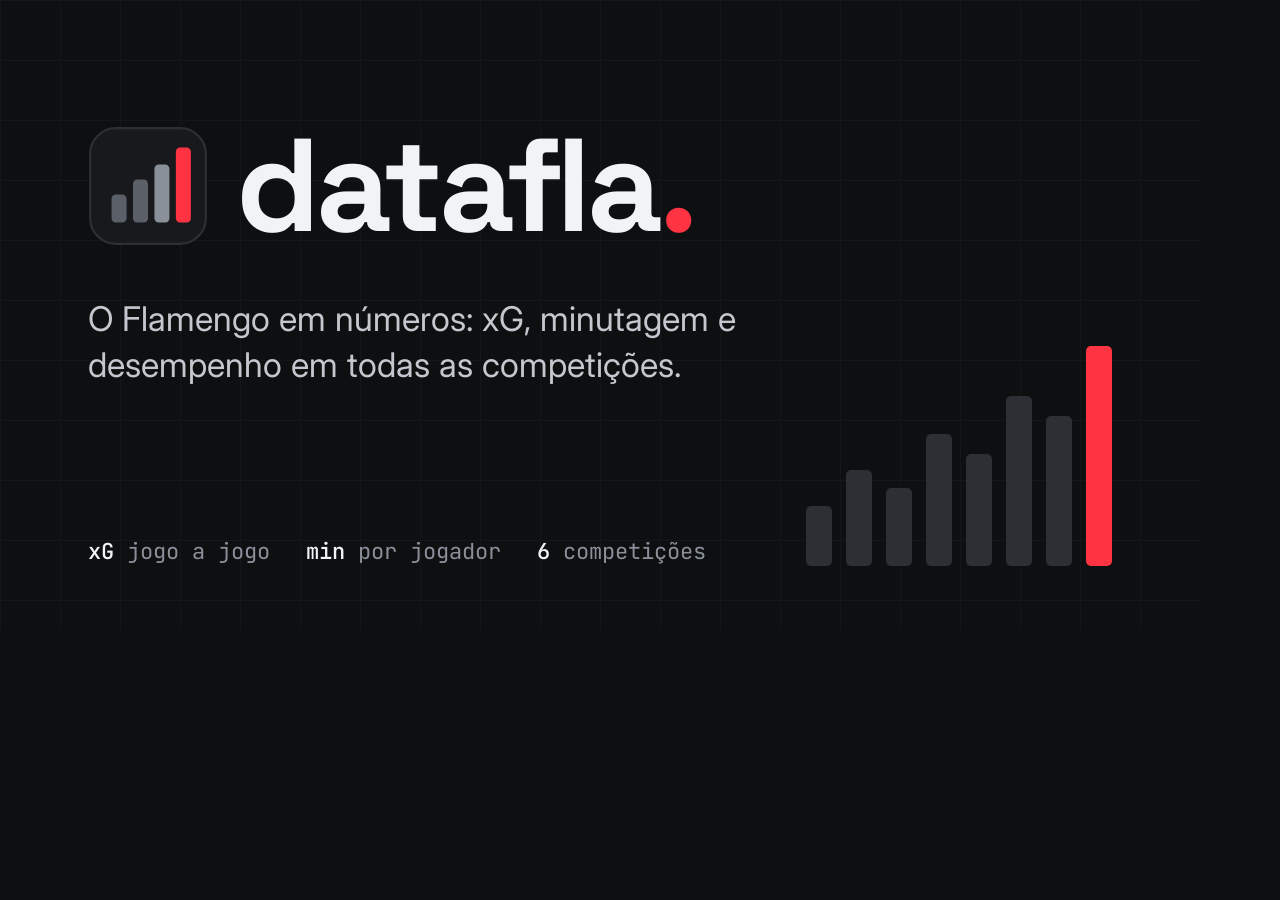
<file: scripts/capa.html>
<!doctype html>
<!-- Imagem de prévia ao compartilhar o link (site/capa.png, 1200×630). Para regerar:
     msedge --headless --hide-scrollbars --window-size=1200,630 --screenshot=site/capa.png scripts/capa.html -->
<html lang="pt-BR">
<head>
<meta charset="utf-8">
<link rel="stylesheet" href="https://fonts.googleapis.com/css2?family=Inter:wght@400;500&family=JetBrains+Mono:wght@500&family=Space+Grotesk:wght@600;700&display=swap">
<style>
  * { margin: 0; box-sizing: border-box; }
  body { width: 1200px; height: 630px; overflow: hidden; background: #0E0F11; color: #F2F3F5;
         font-family: Inter, sans-serif; position: relative; }
  .grade { position: absolute; inset: 0;
           background-image: linear-gradient(#1B1D21 1px, transparent 1px), linear-gradient(90deg, #1B1D21 1px, transparent 1px);
           background-size: 60px 60px; opacity: .55; }
  .conteudo { position: absolute; left: 88px; top: 120px; }
  .marca { display: flex; align-items: center; gap: 28px; }
  .marca svg { width: 120px; height: 120px; }
  h1 { font-family: "Space Grotesk", sans-serif; font-weight: 700; font-size: 132px; letter-spacing: -4px; line-height: 1; }
  h1 span { color: #FF3341; }
  p { margin-top: 44px; font-size: 34px; color: #C4C8CE; max-width: 820px; line-height: 1.35; }
  .numeros { position: absolute; left: 88px; bottom: 64px; display: flex; gap: 36px;
             font-family: "JetBrains Mono", monospace; font-size: 22px; color: #8A9099; }
  .numeros b { color: #F2F3F5; font-weight: 500; }
  .barras { position: absolute; right: 88px; bottom: 64px; display: flex; align-items: flex-end; gap: 14px; }
  .barras i { display: block; width: 26px; border-radius: 5px; background: #2C2F34; }
  .barras i:last-child { background: #FF3341; }
</style>
</head>
<body>
  <div class="grade"></div>
  <div class="conteudo">
    <div class="marca">
      <svg viewBox="0 0 56 56"><rect x="1" y="1" width="54" height="54" rx="12" fill="#17191C" stroke="#2C2F34"/><rect x="11" y="32" width="7" height="13" rx="2" fill="#5B6068"/><rect x="21" y="25" width="7" height="20" rx="2" fill="#5B6068"/><rect x="31" y="18" width="7" height="27" rx="2" fill="#8A9099"/><rect x="41" y="10" width="7" height="35" rx="2" fill="#FF3341"/></svg>
      <h1>datafla<span>.</span></h1>
    </div>
    <p>O Flamengo em números: xG, minutagem e desempenho em todas as competições.</p>
  </div>
  <div class="numeros"><span><b>xG</b> jogo a jogo</span><span><b>min</b> por jogador</span><span><b>6</b> competições</span></div>
  <div class="barras"><i style="height:60px"></i><i style="height:96px"></i><i style="height:78px"></i><i style="height:132px"></i><i style="height:112px"></i><i style="height:170px"></i><i style="height:150px"></i><i style="height:220px"></i></div>
</body>
</html>
</file>
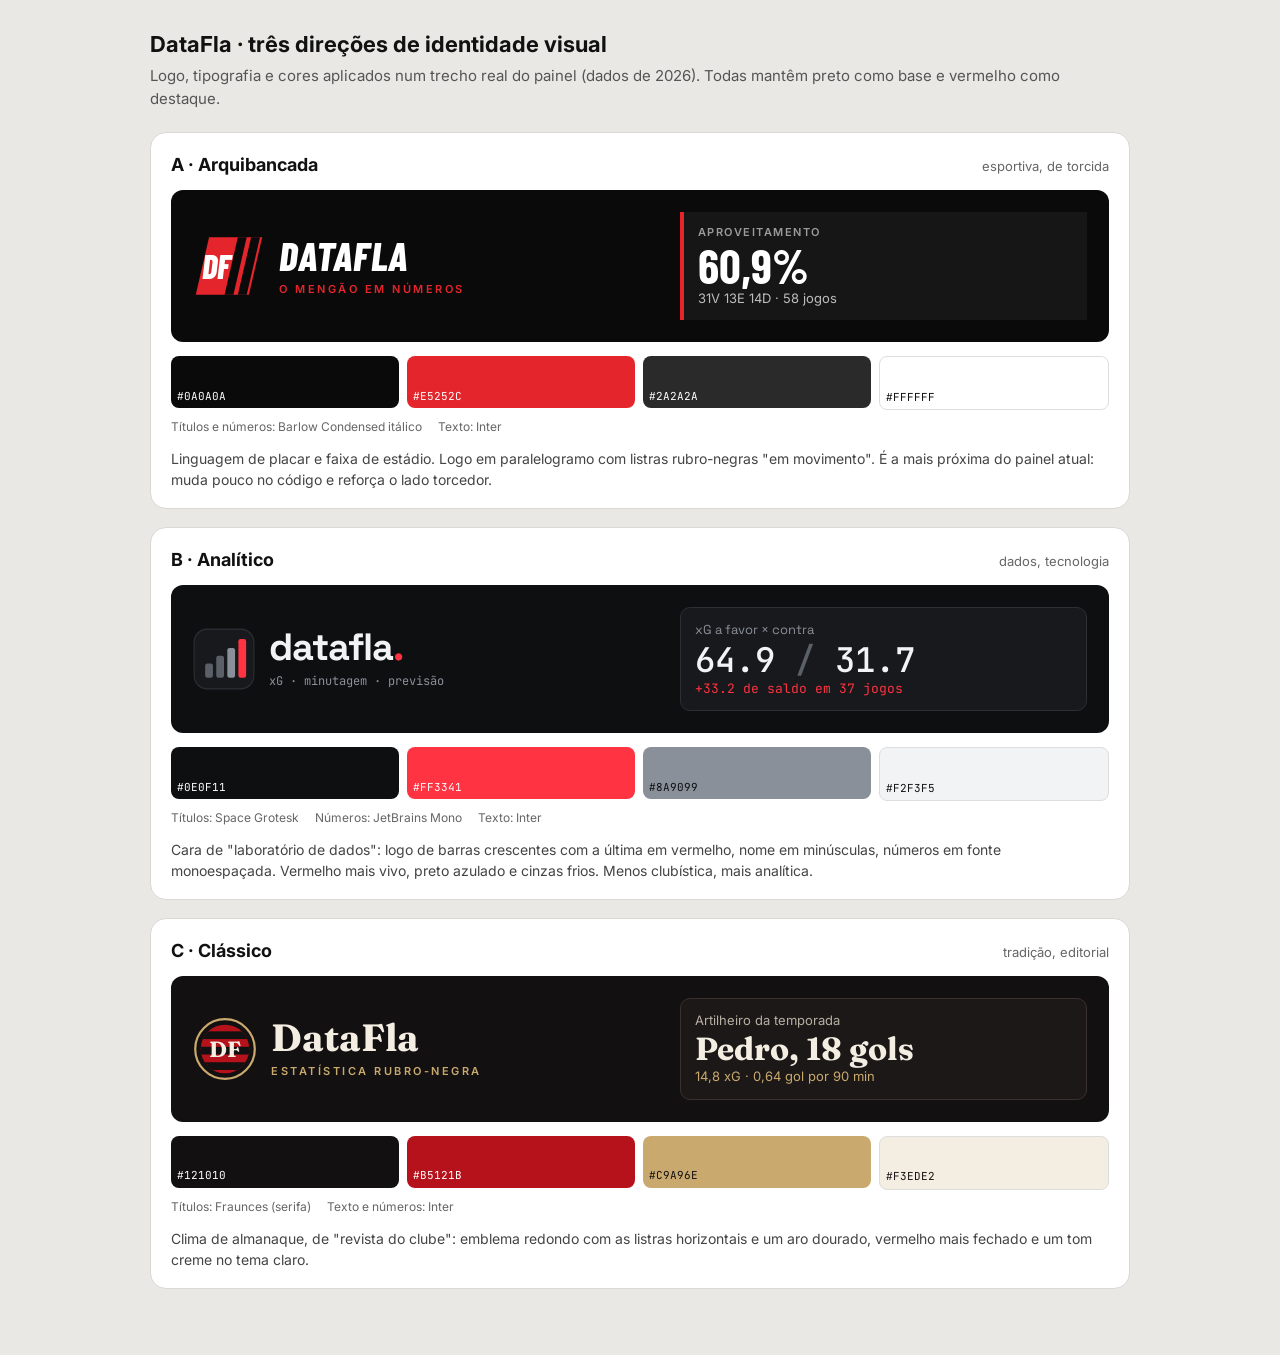
<file: site/.propostas/identidade.html>
<!doctype html>
<html lang="pt-BR">
<head>
<meta charset="utf-8">
<meta name="viewport" content="width=device-width, initial-scale=1">
<title>DataFla · direções de identidade</title>
<link rel="stylesheet" href="https://fonts.googleapis.com/css2?family=Barlow+Condensed:ital,wght@0,500;0,700;1,700;1,800&family=Inter:wght@400;500;600&family=Space+Grotesk:wght@400;500;700&family=JetBrains+Mono:wght@500&family=Fraunces:opsz,wght@9..144,500;9..144,700&display=swap">
<style>
  body { margin: 0; background: #e9e8e4; color: #111; font: 15px/1.5 Inter, system-ui, sans-serif; }
  main { max-width: 980px; margin: 0 auto; padding: 28px 16px 48px; }
  h1 { font-size: 22px; margin: 0 0 4px; }
  .sub { color: #555; margin: 0 0 22px; }
  .dir { background: #fff; border: 1px solid #dad8d2; border-radius: 16px; padding: 18px 20px; margin-bottom: 18px; }
  .cab { display: flex; justify-content: space-between; align-items: baseline; gap: 8px; margin-bottom: 12px; }
  .cab b { font-size: 18px; } .cab span { color: #666; font-size: 13px; }
  .prev { border-radius: 12px; padding: 22px; display: grid; grid-template-columns: minmax(0, 1.15fr) minmax(0, 1fr); gap: 18px; align-items: center; }
  .marca { display: flex; align-items: center; gap: 14px; }
  .sw { display: flex; gap: 8px; margin-top: 14px; }
  .sw div { flex: 1; height: 44px; border-radius: 8px; font-size: 11px; display: flex; align-items: flex-end; padding: 4px 6px; font-family: 'JetBrains Mono', monospace; }
  .esp { color: #444; font-size: 14px; margin: 12px 0 0; }
  .tipos { display: flex; flex-wrap: wrap; gap: 6px 16px; font-size: 12px; color: #666; margin-top: 8px; }
  @media (max-width: 640px) { .prev { grid-template-columns: 1fr; } }
</style>
</head>
<body>
<main>
  <h1>DataFla · três direções de identidade visual</h1>
  <p class="sub">Logo, tipografia e cores aplicados num trecho real do painel (dados de 2026). Todas mantêm preto como base e vermelho como destaque.</p>

  <section class="dir">
    <div class="cab"><b>A · Arquibancada</b><span>esportiva, de torcida</span></div>
    <div class="prev" style="background:#0A0A0A">
      <div class="marca">
        <svg width="72" height="62" viewBox="0 0 64 56" aria-hidden="true"><path d="M14 2h48L50 54H2z" fill="#E5252C"/><path d="M40 2h8L36 54h-8zM52 2h8L48 54h-8z" fill="#0A0A0A"/><text x="8" y="40" font-family="Barlow Condensed" font-style="italic" font-weight="800" font-size="30" fill="#fff">DF</text></svg>
        <div>
          <div style="font-family:'Barlow Condensed';font-style:italic;font-weight:800;font-size:40px;color:#fff;line-height:1;letter-spacing:.5px">DATAFLA</div>
          <div style="font-size:11px;color:#E5252C;letter-spacing:2.5px;margin-top:6px;font-weight:600">O MENGÃO EM NÚMEROS</div>
        </div>
      </div>
      <div style="background:#161616;border-left:4px solid #E5252C;padding:12px 14px">
        <div style="font-size:11px;color:#9a9a9a;letter-spacing:1.5px;font-weight:600">APROVEITAMENTO</div>
        <div style="font-family:'Barlow Condensed';font-weight:700;font-size:48px;color:#fff;line-height:1">60,9%</div>
        <div style="font-size:13px;color:#bdbdbd">31V 13E 14D · 58 jogos</div>
      </div>
    </div>
    <div class="sw"><div style="background:#0A0A0A;color:#fff">#0A0A0A</div><div style="background:#E5252C;color:#fff">#E5252C</div><div style="background:#2A2A2A;color:#fff">#2A2A2A</div><div style="background:#FFFFFF;color:#0A0A0A;border:1px solid #ddd">#FFFFFF</div></div>
    <div class="tipos"><span>Títulos e números: Barlow Condensed itálico</span><span>Texto: Inter</span></div>
    <p class="esp">Linguagem de placar e faixa de estádio. Logo em paralelogramo com listras rubro-negras "em movimento". É a mais próxima do painel atual: muda pouco no código e reforça o lado torcedor.</p>
  </section>

  <section class="dir">
    <div class="cab"><b>B · Analítico</b><span>dados, tecnologia</span></div>
    <div class="prev" style="background:#0E0F11">
      <div class="marca">
        <svg width="62" height="62" viewBox="0 0 56 56" aria-hidden="true"><rect x="1" y="1" width="54" height="54" rx="12" fill="#17191C" stroke="#2C2F34"/><rect x="11" y="32" width="7" height="13" rx="2" fill="#5B6068"/><rect x="21" y="25" width="7" height="20" rx="2" fill="#5B6068"/><rect x="31" y="18" width="7" height="27" rx="2" fill="#8A9099"/><rect x="41" y="10" width="7" height="35" rx="2" fill="#FF3341"/></svg>
        <div>
          <div style="font-family:'Space Grotesk';font-weight:700;font-size:38px;color:#F2F3F5;line-height:1;letter-spacing:-1px">datafla<span style="color:#FF3341">.</span></div>
          <div style="font-family:'JetBrains Mono';font-size:12px;color:#8A9099;margin-top:6px">xG · minutagem · previsão</div>
        </div>
      </div>
      <div style="background:#17191C;border:1px solid #2C2F34;border-radius:10px;padding:12px 14px">
        <div style="font-family:'Space Grotesk';font-size:13px;color:#8A9099">xG a favor × contra</div>
        <div style="font-family:'JetBrains Mono';font-weight:500;font-size:34px;color:#F2F3F5;line-height:1.15">64.9<span style="color:#5B6068"> / </span>31.7</div>
        <div style="font-family:'JetBrains Mono';font-size:13px;color:#FF3341">+33.2 de saldo em 37 jogos</div>
      </div>
    </div>
    <div class="sw"><div style="background:#0E0F11;color:#fff">#0E0F11</div><div style="background:#FF3341;color:#fff">#FF3341</div><div style="background:#8A9099;color:#0E0F11">#8A9099</div><div style="background:#F2F3F5;color:#0E0F11;border:1px solid #ddd">#F2F3F5</div></div>
    <div class="tipos"><span>Títulos: Space Grotesk</span><span>Números: JetBrains Mono</span><span>Texto: Inter</span></div>
    <p class="esp">Cara de "laboratório de dados": logo de barras crescentes com a última em vermelho, nome em minúsculas, números em fonte monoespaçada. Vermelho mais vivo, preto azulado e cinzas frios. Menos clubística, mais analítica.</p>
  </section>

  <section class="dir">
    <div class="cab"><b>C · Clássico</b><span>tradição, editorial</span></div>
    <div class="prev" style="background:#121010">
      <div class="marca">
        <svg width="64" height="64" viewBox="0 0 58 58" aria-hidden="true"><defs><clipPath id="cc"><circle cx="29" cy="29" r="22"/></clipPath></defs><circle cx="29" cy="29" r="27" fill="none" stroke="#C9A96E" stroke-width="2"/><g clip-path="url(#cc)"><rect width="58" height="58" fill="#B5121B"/><rect y="13" width="58" height="7" fill="#121010"/><rect y="27" width="58" height="7" fill="#121010"/><rect y="41" width="58" height="7" fill="#121010"/></g><text x="29" y="36" text-anchor="middle" font-family="Fraunces" font-weight="700" font-size="20" fill="#F3EDE2">DF</text></svg>
        <div>
          <div style="font-family:Fraunces;font-weight:700;font-size:38px;color:#F3EDE2;line-height:1">DataFla</div>
          <div style="font-size:11px;color:#C9A96E;letter-spacing:2.5px;margin-top:6px;font-weight:600">ESTATÍSTICA RUBRO-NEGRA</div>
        </div>
      </div>
      <div style="background:#1C1818;border:1px solid #3A3030;border-radius:10px;padding:12px 14px">
        <div style="font-size:13px;color:#B8AFA3">Artilheiro da temporada</div>
        <div style="font-family:Fraunces;font-weight:700;font-size:32px;color:#F3EDE2;line-height:1.15">Pedro, 18 gols</div>
        <div style="font-size:13px;color:#C9A96E">14,8 xG · 0,64 gol por 90 min</div>
      </div>
    </div>
    <div class="sw"><div style="background:#121010;color:#fff">#121010</div><div style="background:#B5121B;color:#fff">#B5121B</div><div style="background:#C9A96E;color:#121010">#C9A96E</div><div style="background:#F3EDE2;color:#121010;border:1px solid #ddd">#F3EDE2</div></div>
    <div class="tipos"><span>Títulos: Fraunces (serifa)</span><span>Texto e números: Inter</span></div>
    <p class="esp">Clima de almanaque, de "revista do clube": emblema redondo com as listras horizontais e um aro dourado, vermelho mais fechado e um tom creme no tema claro.</p>
  </section>
</main>
</body>
</html>
</file>
